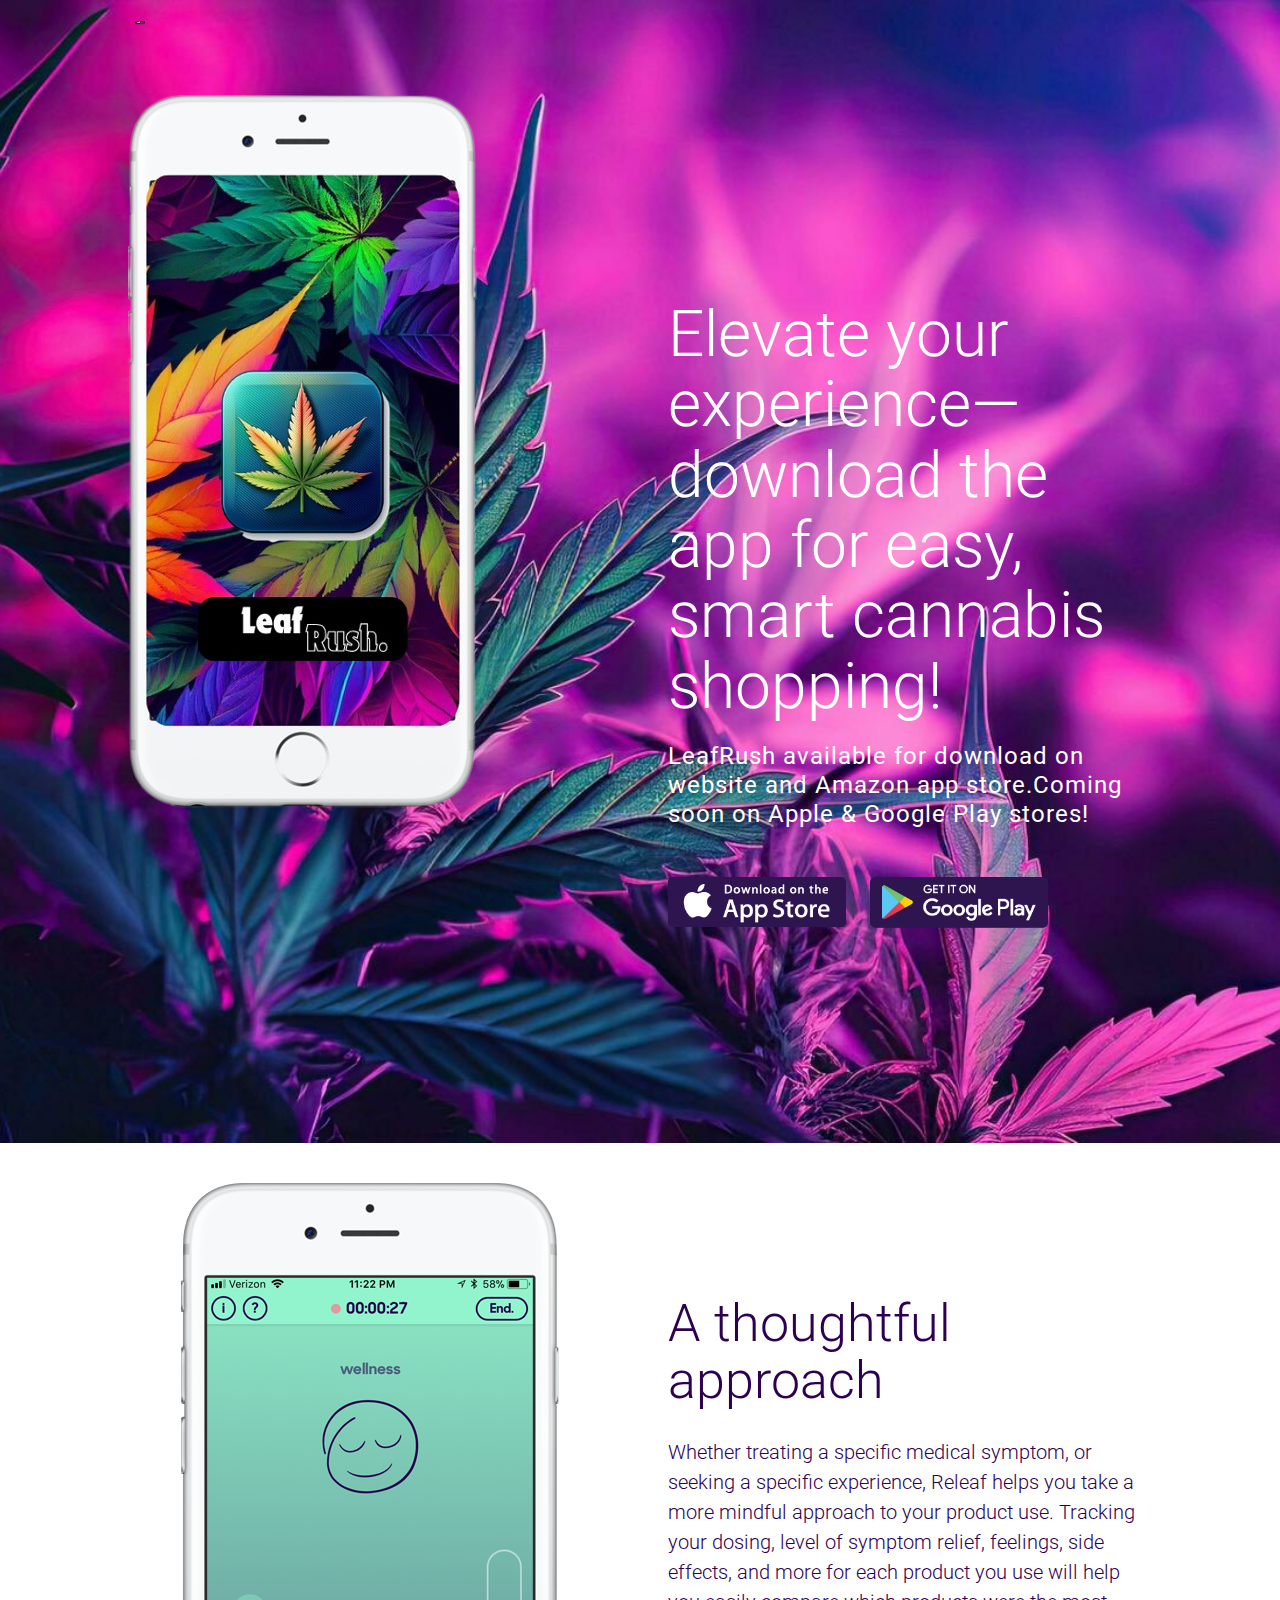
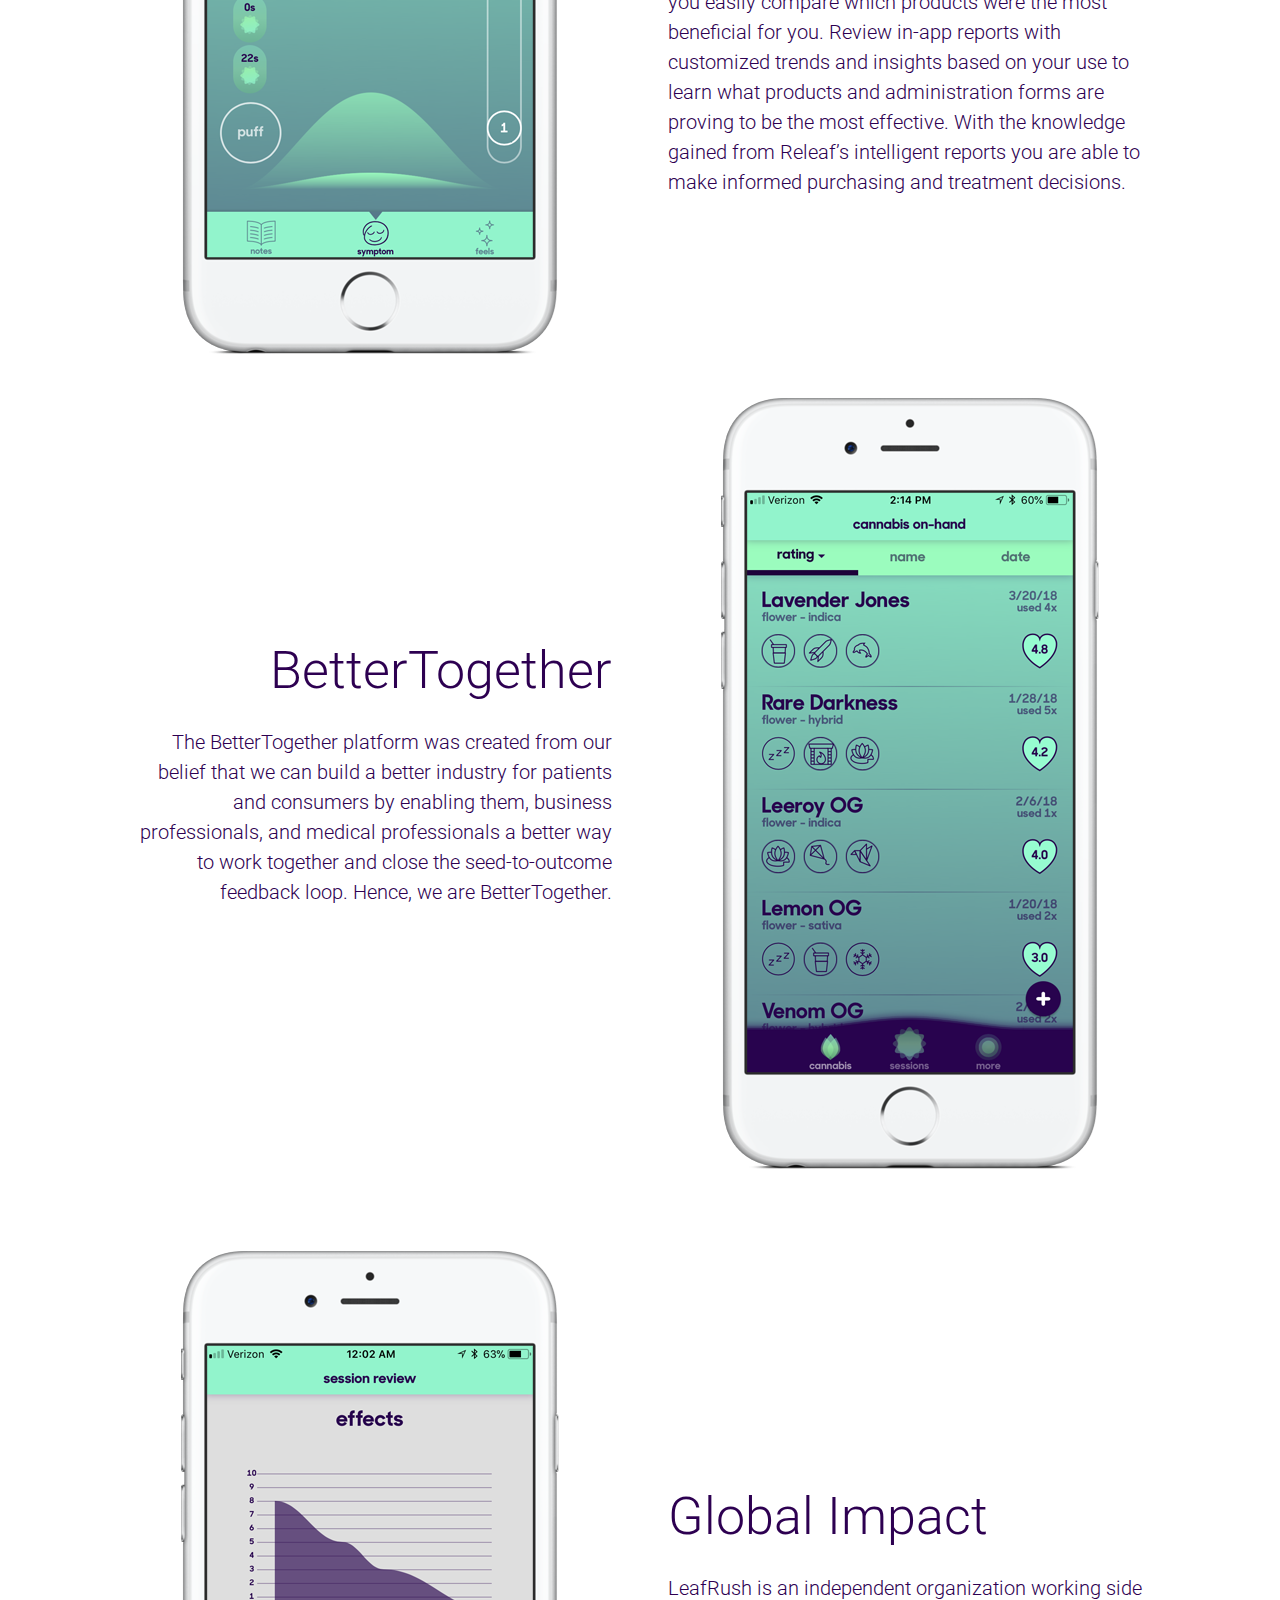
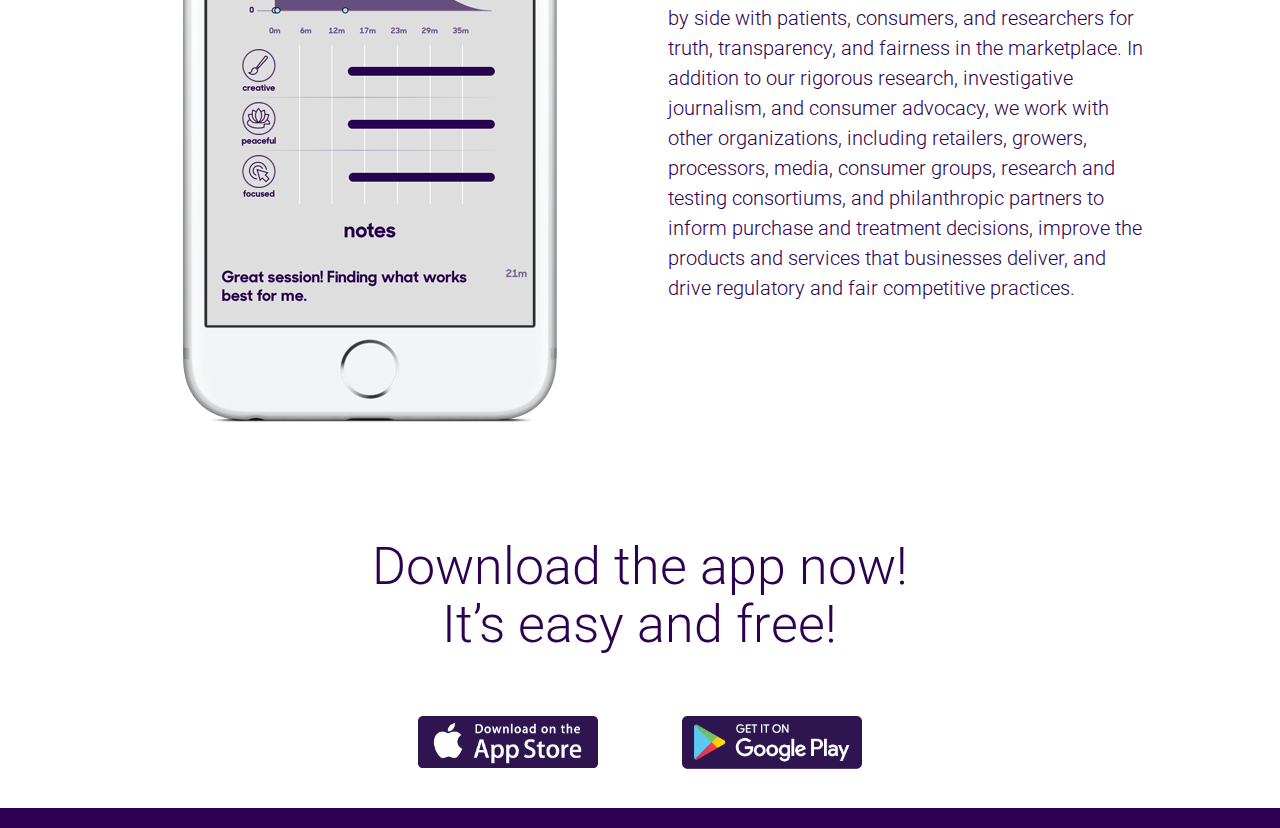
<file: index.html>
<!DOCTYPE html>
<html lang="en-US">

<head>
	<meta charset="UTF-8">
	<meta http-equiv="X-UA-Compatible" content="IE=edge">
	<link rel="pingback" href="https://releafapp.com/xmlrpc.php">

	<script type="text/javascript">
		document.documentElement.className = 'js';
	</script>

	<script>var et_site_url = 'https://hacksmiths-mellxell.github.io/bluntApp/'; var et_post_id = '27992'; function et_core_page_resource_fallback(a, b) { "undefined" === typeof b && (b = a.sheet.cssRules && 0 === a.sheet.cssRules.length); b && (a.onerror = null, a.onload = null, a.href ? a.href = et_site_url + "/?et_core_page_resource=" + a.id + et_post_id : a.src && (a.src = et_site_url + "/?et_core_page_resource=" + a.id + et_post_id)) }
	</script>
	<title>LeafRush &amp; Research</title>

	<!-- This site is optimized with the Yoast SEO plugin v11.8 - https://yoast.com/wordpress/plugins/seo/ -->
	<meta name="description" content="LeafRush">
	<link rel="canonical" href="https://hacksmiths-mellxell.github.io/bluntApp/">
	<meta property="og:locale" content="en_US">
	<meta property="og:type" content="website">
	<meta property="og:title" content="LeafRush">
	<meta property="og:description" content="LeafRush">
	<meta property="og:url" content="https://hacksmiths-mellxell.github.io/bluntApp/">
	<meta property="og:site_name" content="LeafRush">
	<script type="application/ld+json"
		class="yoast-schema-graph yoast-schema-graph--main">{"@context":"https://schema.org","@graph":[{"@type":"WebSite","@id":"https://releafapp.com/#website","url":"https://releafapp.com/","name":"LeafRush","potentialAction":{"@type":"SearchAction","target":"https://releafapp.com/?s={search_term_string}","query-input":"required name=search_term_string"}},{"@type":"ImageObject","@id":"https://releafapp.com/#primaryimage","url":"https://releafapp.com/wp-content/uploads/2018/04/releaf-appstore-badge-apple.png","width":280,"height":80,"caption":"Download LeafRushle App Store"},{"@type":"WebPage","@id":"https://releafapp.com/#webpage","url":"https://releafapp.com/","inLanguage":"en-US","name":"LeafRush | Cannabis Treatment Tracking &amp; Research","isPartOf":{"@id":"https://releafapp.com/#website"},"primaryImageOfPage":{"@id":"https://releafapp.com/#primaryimage"},"datePublished":"2018-03-13T05:50:51+00:00","dateModified":"2020-09-11T23:19:16+00:00","description":"LeafRush helps you track & learn which types of cannabis, dosing, and ingestion methods work best for you. Share your reports with doctors and/or dispensaries to discuss your treatment and identify your best options. Happy tracking!"}]}</script>
	<!-- / Yoast SEO plugin. -->

	<link rel="dns-prefetch" href="//fonts.googleapis.com">
	<link rel="dns-prefetch" href="//s.w.org">
	<link rel="alternate" type="application/rss+xml" title="LeafRush » Feed" href="https://releafapp.com/feed/">
	<link rel="alternate" type="application/rss+xml" title="LeafRush » Comments Feed"
		href="https://releafapp.com/comments/feed/">
	<script type="text/javascript">
		window._wpemojiSettings = { "baseUrl": "https:\/\/s.w.org\/images\/core\/emoji\/12.0.0-1\/72x72\/", "ext": ".png", "svgUrl": "https:\/\/s.w.org\/images\/core\/emoji\/12.0.0-1\/svg\/", "svgExt": ".svg", "source": { "concatemoji": "https:\/\/releafapp.com\/wp-includes\/js\/wp-emoji-release.min.js?ver=5.2.21" } };
		!function (e, a, t) { var n, r, o, i = a.createElement("canvas"), p = i.getContext && i.getContext("2d"); function s(e, t) { var a = String.fromCharCode; p.clearRect(0, 0, i.width, i.height), p.fillText(a.apply(this, e), 0, 0); e = i.toDataURL(); return p.clearRect(0, 0, i.width, i.height), p.fillText(a.apply(this, t), 0, 0), e === i.toDataURL() } function c(e) { var t = a.createElement("script"); t.src = e, t.defer = t.type = "text/javascript", a.getElementsByTagName("head")[0].appendChild(t) } for (o = Array("flag", "emoji"), t.supports = { everything: !0, everythingExceptFlag: !0 }, r = 0; r < o.length; r++)t.supports[o[r]] = function (e) { if (!p || !p.fillText) return !1; switch (p.textBaseline = "top", p.font = "600 32px Arial", e) { case "flag": return s([55356, 56826, 55356, 56819], [55356, 56826, 8203, 55356, 56819]) ? !1 : !s([55356, 57332, 56128, 56423, 56128, 56418, 56128, 56421, 56128, 56430, 56128, 56423, 56128, 56447], [55356, 57332, 8203, 56128, 56423, 8203, 56128, 56418, 8203, 56128, 56421, 8203, 56128, 56430, 8203, 56128, 56423, 8203, 56128, 56447]); case "emoji": return !s([55357, 56424, 55356, 57342, 8205, 55358, 56605, 8205, 55357, 56424, 55356, 57340], [55357, 56424, 55356, 57342, 8203, 55358, 56605, 8203, 55357, 56424, 55356, 57340]) }return !1 }(o[r]), t.supports.everything = t.supports.everything && t.supports[o[r]], "flag" !== o[r] && (t.supports.everythingExceptFlag = t.supports.everythingExceptFlag && t.supports[o[r]]); t.supports.everythingExceptFlag = t.supports.everythingExceptFlag && !t.supports.flag, t.DOMReady = !1, t.readyCallback = function () { t.DOMReady = !0 }, t.supports.everything || (n = function () { t.readyCallback() }, a.addEventListener ? (a.addEventListener("DOMContentLoaded", n, !1), e.addEventListener("load", n, !1)) : (e.attachEvent("onload", n), a.attachEvent("onreadystatechange", function () { "complete" === a.readyState && t.readyCallback() })), (n = t.source || {}).concatemoji ? c(n.concatemoji) : n.wpemoji && n.twemoji && (c(n.twemoji), c(n.wpemoji))) }(window, document, window._wpemojiSettings);
	</script>
	<meta content="Divi v.3.20.2" name="generator">
	<style type="text/css">
		img.wp-smiley,
		img.emoji {
			display: inline !important;
			border: none !important;
			box-shadow: none !important;
			height: 1em !important;
			width: 1em !important;
			margin: 0 .07em !important;
			vertical-align: -0.1em !important;
			background: none !important;
			padding: 0 !important;
		}
	</style>
	<link rel="stylesheet" id="wp-block-library-css"
		href="wp-includes/css/dist/block-library/style.min_ver%3D5.2.21.css" type="text/css" media="all">
	<link rel="stylesheet" id="cookie-notice-front-css"
		href="wp-content/plugins/cookie-notice/css/front.min_ver%3D5.2.21.css" type="text/css" media="all">
	<link rel="stylesheet" id="olark-wp-css"
		href="wp-content/plugins/olark-live-chat/public/css/olark-wp-public_ver%3D1.0.0.css" type="text/css"
		media="all">
	<link rel="stylesheet" id="simple-banner-style-css"
		href="wp-content/plugins/simple-banner/simple-banner_ver%3D2.11.0.css" type="text/css" media="all">
	<link rel="stylesheet" id="et_monarch-css-css" href="wp-content/plugins/monarch/css/style_ver%3D1.4.12.css"
		type="text/css" media="all">
	<link rel="stylesheet" id="et-gf-open-sans-css" href="https://fonts.googleapis.com/css?family=Open+Sans:400,700"
		type="text/css" media="all">
	<link rel="stylesheet" id="divi-style-css" href="wp-content/themes/Divi/style_ver%3D3.20.2.css" type="text/css"
		media="all">
	<link rel="stylesheet" id="et-builder-googlefonts-cached-css"
		href="https://fonts.googleapis.com/css?family=Roboto%3A100%2C100italic%2C300%2C300italic%2Cregular%2Citalic%2C500%2C500italic%2C700%2C700italic%2C900%2C900italic%7CRaleway%3A100%2C100italic%2C200%2C200italic%2C300%2C300italic%2Cregular%2Citalic%2C500%2C500italic%2C600%2C600italic%2C700%2C700italic%2C800%2C800italic%2C900%2C900italic%7CSource+Sans+Pro%3A200%2C200italic%2C300%2C300italic%2Cregular%2Citalic%2C600%2C600italic%2C700%2C700italic%2C900%2C900italic&amp;ver=5.2.21#038;subset=latin,latin-ext"
		type="text/css" media="all">
	<link rel="stylesheet" id="dashicons-css" href="wp-includes/css/dashicons.min_ver%3D5.2.21.css" type="text/css"
		media="all">
	<script type="text/javascript" src="wp-includes/js/jquery/jquery_ver%3D1.12.4-wp.js"></script>
	<script type="text/javascript" src="wp-includes/js/jquery/jquery-migrate.min_ver%3D1.4.1.js"></script>
	<script type="text/javascript">
		/* <![CDATA[ */
		var olark_vars = { "site_ID": "4484-814-10-1109", "expand": "0", "float": "0", "override_lang": "0", "lang": "", "api": "", "mobile": "1", "woocommerce": "", "woocommerce_version": null, "enable_cartsaver": "0" };
		/* ]]> */
	</script>
	<script type="text/javascript"
		src="wp-content/plugins/olark-live-chat/public/js/olark-wp-public_ver%3D1.0.0.js"></script>
	<script type="text/javascript">
		/* <![CDATA[ */
		var cnArgs = { "ajaxUrl": "https:\/\/releafapp.com\/wp-admin\/admin-ajax.php", "nonce": "7c6e056624", "hideEffect": "fade", "position": "bottom", "onScroll": "0", "onScrollOffset": "100", "onClick": "0", "cookieName": "cookie_notice_accepted", "cookieTime": "2147483647", "cookieTimeRejected": "2592000", "cookiePath": "\/", "cookieDomain": "", "redirection": "0", "cache": "0", "refuse": "0", "revokeCookies": "0", "revokeCookiesOpt": "automatic", "secure": "1", "coronabarActive": "0" };
		/* ]]> */
	</script>
	<script type="text/javascript" src="wp-content/plugins/cookie-notice/js/front.min_ver%3D1.3.2.js"></script>
	<script type="text/javascript">
		/* <![CDATA[ */
		var simpleBannerScriptParams = { "version": "2.11.0", "hide_simple_banner": "yes", "simple_banner_position": "", "header_margin": "", "header_padding": "", "simple_banner_text": "California residents, exclusive research opportunity. <a href=\"https:\/\/releaf.at\/umpain\" target=\"_blank\">Learn more.<\/a>", "pro_version_enabled": "1", "disabled_on_current_page": "", "debug_mode": "", "id": "27992", "disabled_pages_array": [], "is_current_page_a_post": "", "disabled_on_posts": "", "simple_banner_font_size": "", "simple_banner_color": "#4e8290", "simple_banner_text_color": "", "simple_banner_link_color": "#2d0051", "simple_banner_close_color": "", "simple_banner_custom_css": "", "simple_banner_scrolling_custom_css": "", "simple_banner_text_custom_css": "", "simple_banner_button_css": "", "site_custom_css": "#main-header {\r\n   margin-top: 43px;\r\n}", "keep_site_custom_css": "", "site_custom_js": "", "keep_site_custom_js": "", "wp_body_open_enabled": "", "wp_body_open": "1", "close_button_enabled": "", "close_button_expiration": "", "close_button_cookie_set": "" };
		/* ]]> */
	</script>
	<script type="text/javascript" src="wp-content/plugins/simple-banner/simple-banner_ver%3D2.11.0.js"></script>
	<link rel="https://api.w.org/" href="https://releafapp.com/wp-json/">
	<link rel="EditURI" type="application/rsd+xml" title="RSD" href="https://releafapp.com/xmlrpc.php?rsd">
	<link rel="wlwmanifest" type="application/wlwmanifest+xml" href="https://releafapp.com/wp-includes/wlwmanifest.xml">
	<meta name="generator" content="WordPress 5.2.21">
	<link rel="shortlink" href="https://releafapp.com/">
	<link rel="alternate" type="application/json+oembed"
		href="https://releafapp.com/wp-json/oembed/1.0/embed?url=https%3A%2F%2Freleafapp.com%2F">
	<link rel="alternate" type="text/xml+oembed"
		href="https://releafapp.com/wp-json/oembed/1.0/embed?url=https%3A%2F%2Freleafapp.com%2F&amp;format=xml">
	<style type="text/css">
		.simple-banner {
			display: none;
		}
	</style>
	<style type="text/css">
		.simple-banner {
			background: #4e8290;
		}
	</style>
	<style type="text/css">
		.simple-banner .simple-banner-text {
			color: #ffffff;
		}
	</style>
	<style type="text/css">
		.simple-banner .simple-banner-text a {
			color: #2d0051;
		}
	</style>
	<style id="simple-banner-site-custom-css-dummy" type="text/css"></style>
	<script id="simple-banner-site-custom-js-dummy" type="text/javascript"></script>
	<style type="text/css" id="et-social-custom-css">

	</style>
	<meta name="viewport" content="width=device-width, initial-scale=1.0, maximum-scale=1.0, user-scalable=0">
	<!-- Global site tag (gtag.js) - Google Analytics -->
	<script async="" src="https://www.googletagmanager.com/gtag/js?id=UA-76953962-1"></script>
	<script>
		window.dataLayer = window.dataLayer || [];
		function gtag() { dataLayer.push(arguments); }
		gtag('js', new Date());

		gtag('config', 'UA-76953962-1');
	</script>
	<link rel="icon" href="wp-content/uploads/2018/05/cropped-Releaf_AppIcon-1-32x32.png" sizes="32x32">
	<link rel="icon" href="wp-content/uploads/2018/05/cropped-Releaf_AppIcon-1-192x192.png" sizes="192x192">
	<link rel="apple-touch-icon-precomposed" href="wp-content/uploads/2018/05/cropped-Releaf_AppIcon-1-180x180.png">
	<meta name="msapplication-TileImage"
		content="https://releafapp.com/wp-content/uploads/2018/05/cropped-Releaf_AppIcon-1-270x270.png">
	<link rel="stylesheet" id="et-core-unified-cached-inline-styles"
		href="wp-content/cache/et/27992/et-core-unified-17271198217937.min.css"
		onerror="et_core_page_resource_fallback(this, true)" onload="et_core_page_resource_fallback(this)">
</head>

<body
	class="home page-template-default page page-id-27992 cookies-not-set et_bloom et_monarch et_pb_button_helper_class et_transparent_nav et_non_fixed_nav et_show_nav et_hide_fixed_logo et_cover_background et_pb_gutter osx et_pb_gutters3 et_primary_nav_dropdown_animation_expand et_secondary_nav_dropdown_animation_fade et_pb_footer_columns4 et_header_style_left et_pb_pagebuilder_layout et_full_width_page et_divi_theme et-db et_minified_js et_minified_css">
	<div id="page-container">



		<header id="main-header" data-height-onload="89">
			<div class="container clearfix et_menu_container">
				<div class="logo_container">
					<span class="logo_helper"></span>
					<a href="https://hacksmiths-mellxell.github.io/bluntApp/">
						<img src="wp-content/uploads/2018/10/Releaf_logo-type-white-lrg.png" alt="LeafRush" id="logo"
							data-height-percentage="71">
					</a>
				</div>
				<div id="et-top-navigation" data-height="89" data-fixed-height="43">

				</div> <!-- #et-top-navigation -->
			</div> <!-- .container -->
			<div class="et_search_outer">
				<div class="container et_search_form_container">
					<form role="search" method="get" class="et-search-form"
						action="https://hacksmiths-mellxell.github.io/bluntApp/">
						<input type="search" class="et-search-field" placeholder="Search …" value="" name="s"
							title="Search for:">
					</form>
					<span class="et_close_search_field"></span>
				</div>
			</div>
		</header> <!-- #main-header -->
		<div id="et-main-area">

			<div id="main-content">



				<article id="post-27992" class="post-27992 page type-page status-publish hentry">


					<div class="entry-content">
						<div id="et-boc" class="et-boc">

							<div class="et_builder_inner_content et_pb_gutters3">
								<div class="et_pb_section et_pb_section_0 et_pb_with_background et_section_regular">




									<div class="et_pb_row et_pb_row_0">
										<div
											class="et_pb_column et_pb_column_1_2 et_pb_column_0    et_pb_css_mix_blend_mode_passthrough">


											<div
												class="et_pb_module et_pb_image et_pb_image_0 et_always_center_on_mobile">


												<span class="et_pb_image_wrap "><img
														src="wp-content/uploads/2018/04/iPhone_Splash_Header.png"
														alt=""></span>
											</div>
										</div> <!-- .et_pb_column -->
										<div
											class="et_pb_column et_pb_column_1_2 et_pb_column_1    et_pb_css_mix_blend_mode_passthrough">


											<div
												class="et_pb_module et_pb_text et_pb_text_0 et_pb_bg_layout_light  et_pb_text_align_left">


												<div class="et_pb_text_inner">
													<p>Elevate your experience—download the app for easy, smart cannabis
														shopping!</p>
												</div>
											</div> <!-- .et_pb_text -->
											<div
												class="et_pb_module et_pb_text et_pb_text_1 et_pb_bg_layout_dark  et_pb_text_align_left">


												<div class="et_pb_text_inner">
													<p><span style="font-family: Roboto; font-weight: normal;">LeafRush
															available
															for download on website and Amazon app store.Coming soon on
															Apple & Google Play stores!</span></p>
												</div>
											</div> <!-- .et_pb_text -->
											<div
												class="et_pb_module et_pb_text et_pb_text_2 et_pb_bg_layout_light  et_pb_text_align_left">


												<div class="et_pb_text_inner">
													<a href="https://itunes.apple.com/us/app/releaf-app-cannabis-tracking/id1108402819?mt=8"
														target="_blank" rel="noopener noreferrer"><img
															class="size-full wp-image-25761"
															style="float: left; margin-right: 24px; margin-bottom:10px;"
															src="wp-content/uploads/2018/04/releaf-appstore-badge-apple.png"
															alt="02" width="178" height="60"></a><a
														href="https://play.google.com/store/apps/details?id=com.releafapp.releaf&amp;hl=en-ca"
														target="_blank" rel="noopener noreferrer"
														style="margin-top:10px;"><img class="size-full wp-image-25761"
															src="wp-content/uploads/2018/04/releaf-appstore-badge-android.png"
															alt="02" width="178" height="60"></a>
												</div>
											</div> <!-- .et_pb_text -->
										</div> <!-- .et_pb_column -->


									</div> <!-- .et_pb_row -->


								</div> <!-- .et_pb_section -->


							</div> <!-- .et_pb_section -->
							<div class="et_pb_section et_pb_section_2 et_section_regular">




								<div class="et_pb_row et_pb_row_3 et_pb_gutters3">
									<div
										class="et_pb_column et_pb_column_1_2 et_pb_column_4    et_pb_css_mix_blend_mode_passthrough">


										<div class="et_pb_module et_pb_image et_pb_image_1 et_always_center_on_mobile">


											<span class="et_pb_image_wrap "><img
													src="wp-content/uploads/2018/04/Releaf_Home_Tracking.png"
													alt=""></span>
										</div>
									</div> <!-- .et_pb_column -->
									<div
										class="et_pb_column et_pb_column_1_2 et_pb_column_5    et_pb_css_mix_blend_mode_passthrough">


										<div
											class="et_pb_module et_pb_text et_pb_text_5 et_pb_bg_layout_light  et_pb_text_align_left">


											<div class="et_pb_text_inner">
												<p>A thoughtful approach</p>
											</div>
										</div> <!-- .et_pb_text -->
										<div
											class="et_pb_module et_pb_text et_pb_text_6 et_pb_bg_layout_light  et_pb_text_align_right">


											<div class="et_pb_text_inner">
												<p style="text-align: left;">Whether treating a specific medical
													symptom, or seeking a specific experience, Releaf helps you take
													a more mindful approach to your product use. Tracking your
													dosing, level of symptom relief, feelings, side effects, and
													more for each product you use will help you easily compare which
													products were the most beneficial for you. Review in-app reports
													with customized trends and insights based on your use to learn
													what products and administration forms are proving to be the
													most effective. With the knowledge gained from Releaf’s
													intelligent reports you are able to make informed purchasing and
													treatment decisions.</p>
											</div>
										</div> <!-- .et_pb_text -->
									</div> <!-- .et_pb_column -->


								</div> <!-- .et_pb_row -->


							</div> <!-- .et_pb_section -->
							<div class="et_pb_section et_pb_section_3 et_section_regular">




								<div class="et_pb_row et_pb_row_4 et_pb_gutters3">
									<div
										class="et_pb_column et_pb_column_1_2 et_pb_column_6    et_pb_css_mix_blend_mode_passthrough">


										<div
											class="et_pb_module et_pb_text et_pb_text_7 et_pb_bg_layout_light  et_pb_text_align_right">


											<div class="et_pb_text_inner">
												<p>
													BetterTogether</p>
											</div>
										</div> <!-- .et_pb_text -->
										<div
											class="et_pb_module et_pb_text et_pb_text_8 et_pb_bg_layout_light  et_pb_text_align_right">


											<div class="et_pb_text_inner">
												<p>
													The BetterTogether platform was created from our belief that we
													can build a better industry for patients and consumers by
													enabling them, business professionals, and medical professionals
													a better way to work together and close the seed-to-outcome
													feedback loop. Hence, we are BetterTogether.</p>
											</div>
										</div> <!-- .et_pb_text -->
									</div> <!-- .et_pb_column -->
									<div
										class="et_pb_column et_pb_column_1_2 et_pb_column_7    et_pb_css_mix_blend_mode_passthrough">


										<div class="et_pb_module et_pb_image et_pb_image_2 et_always_center_on_mobile">


											<span class="et_pb_image_wrap "><img
													src="wp-content/uploads/2018/05/Releaf_Home_Cannabis_Rating.png"
													alt=""></span>
										</div>
									</div> <!-- .et_pb_column -->


								</div> <!-- .et_pb_row -->


							</div> <!-- .et_pb_section -->
							<div class="et_pb_section et_pb_section_4 et_section_regular">




								<div class="et_pb_row et_pb_row_5 et_pb_gutters3">
									<div
										class="et_pb_column et_pb_column_1_2 et_pb_column_8    et_pb_css_mix_blend_mode_passthrough">


										<div class="et_pb_module et_pb_image et_pb_image_3 et_always_center_on_mobile">


											<span class="et_pb_image_wrap "><img
													src="wp-content/uploads/2018/04/Releaf-Session-Reporting.png"
													alt=""></span>
										</div>
									</div> <!-- .et_pb_column -->
									<div
										class="et_pb_column et_pb_column_1_2 et_pb_column_9    et_pb_css_mix_blend_mode_passthrough">


										<div
											class="et_pb_module et_pb_text et_pb_text_9 et_pb_bg_layout_light  et_pb_text_align_left">


											<div class="et_pb_text_inner">
												<p>
													Global Impact</p>
											</div>
										</div> <!-- .et_pb_text -->
										<div
											class="et_pb_module et_pb_text et_pb_text_10 et_pb_bg_layout_light  et_pb_text_align_right">


											<div class="et_pb_text_inner">
												<p style="text-align: left;">LeafRush is an independent organization
													working side by side with patients, consumers, and researchers
													for truth, transparency, and fairness in the marketplace. In
													addition to our rigorous research, investigative journalism, and
													consumer advocacy, we work with other organizations, including
													retailers, growers, processors, media, consumer groups, research
													and testing consortiums, and philanthropic partners to inform
													purchase and treatment decisions, improve the products and
													services that businesses deliver, and drive regulatory and fair
													competitive practices. </p>
											</div>
										</div> <!-- .et_pb_text -->
									</div> <!-- .et_pb_column -->


								</div> <!-- .et_pb_row -->


							</div> <!-- .et_pb_section -->

							<div class="et_pb_row et_pb_row_10">
								<div
									class="et_pb_column et_pb_column_4_4 et_pb_column_14    et_pb_css_mix_blend_mode_passthrough et-last-child">


									<div
										class="et_pb_module et_pb_text et_pb_text_13 et_pb_bg_layout_light  et_pb_text_align_center">


										<div class="et_pb_text_inner">
											Download the app now!<br> It’s easy and free!
										</div>
									</div> <!-- .et_pb_text -->
								</div> <!-- .et_pb_column -->


							</div> <!-- .et_pb_row -->
							<div class="et_pb_row et_pb_row_11">
								<div
									class="et_pb_column et_pb_column_1_2 et_pb_column_15    et_pb_css_mix_blend_mode_passthrough">


									<div class="et_pb_module et_pb_image et_pb_image_5 et_always_center_on_mobile">


										<a href="https://hacksmiths-mellxell.github.io/bluntApp/" target="_blank"><span
												class="et_pb_image_wrap "><img
													src="wp-content/uploads/2018/04/releaf-appstore-badge-apple.png"
													alt=""></span></a>
									</div>
								</div> <!-- .et_pb_column -->
								<div
									class="et_pb_column et_pb_column_1_2 et_pb_column_16    et_pb_css_mix_blend_mode_passthrough">


									<div class="et_pb_module et_pb_image et_pb_image_6 et_always_center_on_mobile">


										<a href="https://hacksmiths-mellxell.github.io/bluntApp/" target="_blank"><span
												class="et_pb_image_wrap "><img
													src="wp-content/uploads/2018/04/releaf-appstore-badge-android.png"
													alt=""></span></a>
									</div>
								</div> <!-- .et_pb_column -->


							</div> <!-- .et_pb_row -->


						</div> <!-- .et_pb_section -->
						<!-- Were Ell stopped -->

					</div> <!-- .et_pb_section -->
			</div>

		</div>
	</div> <!-- .entry-content -->


	</article> <!-- .et_pb_post -->



	</div> <!-- #main-content -->


	<span class="et_pb_scroll_top et-pb-icon"></span>


	<footer id="main-footer">



		<div id="footer-bottom">
			<div class="container clearfix">
			</div> <!-- .container -->
		</div>
	</footer> <!-- #main-footer -->
	</div> <!-- #et-main-area -->


	</div> <!-- #page-container -->

	<div class="simple-banner simple-banner-text" style="display:none !important"></div>
	<div class="et_social_pin_images_outer">
		<div class="et_social_pinterest_window">
			<div class="et_social_modal_header">
				<h3>Pin It on Pinterest</h3><span class="et_social_close"></span>
			</div>
			<div class="et_social_pin_images" data-permalink="https://releafapp.com/" data-title="Home"
				data-post_id="27992"></div>
		</div>
	</div>
	<script type="text/javascript">
	</script>
	<script type="text/javascript" src="wp-content/plugins/monarch/js/idle-timer.min_ver%3D1.4.12.js"></script>
	<script type="text/javascript">
		/* <![CDATA[ */
		var monarchSettings = { "ajaxurl": "https:\/\/releafapp.com\/wp-admin\/admin-ajax.php", "pageurl": "https:\/\/releafapp.com\/", "stats_nonce": "724411e0a2", "share_counts": "2eeeb0924c", "follow_counts": "df90a30ad9", "total_counts": "8ad14888ee", "media_single": "8991ef5466", "media_total": "d0279b39d6", "generate_all_window_nonce": "adad4ddc8f", "no_img_message": "No images available for sharing on this page" };
		/* ]]> */
	</script>
	<script type="text/javascript" src="wp-content/plugins/monarch/js/custom_ver%3D1.4.12.js"></script>
	<script type="text/javascript">
		/* <![CDATA[ */
		var DIVI = { "item_count": "%d Item", "items_count": "%d Items" };
		var et_shortcodes_strings = { "previous": "Previous", "next": "Next" };
		var et_pb_custom = { "ajaxurl": "https:\/\/releafapp.com\/wp-admin\/admin-ajax.php", "images_uri": "https:\/\/releafapp.com\/wp-content\/themes\/Divi\/images", "builder_images_uri": "https:\/\/releafapp.com\/wp-content\/themes\/Divi\/includes\/builder\/images", "et_frontend_nonce": "011e849a00", "subscription_failed": "Please, check the fields below to make sure you entered the correct information.", "et_ab_log_nonce": "bb956d983d", "fill_message": "Please, fill in the following fields:", "contact_error_message": "Please, fix the following errors:", "invalid": "Invalid email", "captcha": "Captcha", "prev": "Prev", "previous": "Previous", "next": "Next", "wrong_captcha": "You entered the wrong number in captcha.", "ignore_waypoints": "no", "is_divi_theme_used": "1", "widget_search_selector": ".widget_search", "is_ab_testing_active": "", "page_id": "27992", "unique_test_id": "", "ab_bounce_rate": "5", "is_cache_plugin_active": "no", "is_shortcode_tracking": "", "tinymce_uri": "" };
		var et_pb_box_shadow_elements = [];
		/* ]]> */
	</script>
	<script type="text/javascript" src="wp-content/themes/Divi/js/custom.min_ver%3D3.20.2.js"></script>
	<script type="text/javascript" src="wp-content/plugins/bloom/core/admin/js/common_ver%3D3.20.2.js"></script>
	<script type="text/javascript" src="wp-includes/js/wp-embed.min_ver%3D5.2.21.js"></script>

</body>

</html>
</file>
<file: wp-content/cache/et/27992/et-core-unified-17271198217937.min.css>
.woocommerce #respond input#submit,.woocommerce-page #respond input#submit,.woocommerce #content input.button,.woocommerce-page #content input.button,.woocommerce-message,.woocommerce-error,.woocommerce-info{background:#4e8290!important}#et_search_icon:hover,.mobile_menu_bar:before,.mobile_menu_bar:after,.et_toggle_slide_menu:after,.et-social-icon a:hover,.et_pb_sum,.et_pb_pricing li a,.et_pb_pricing_table_button,.et_overlay:before,.entry-summary p.price ins,.woocommerce div.product span.price,.woocommerce-page div.product span.price,.woocommerce #content div.product span.price,.woocommerce-page #content div.product span.price,.woocommerce div.product p.price,.woocommerce-page div.product p.price,.woocommerce #content div.product p.price,.woocommerce-page #content div.product p.price,.et_pb_member_social_links a:hover,.woocommerce .star-rating span:before,.woocommerce-page .star-rating span:before,.et_pb_widget li a:hover,.et_pb_filterable_portfolio .et_pb_portfolio_filters li a.active,.et_pb_filterable_portfolio .et_pb_portofolio_pagination ul li a.active,.et_pb_gallery .et_pb_gallery_pagination ul li a.active,.wp-pagenavi span.current,.wp-pagenavi a:hover,.nav-single a,.posted_in a{color:#4e8290}.et_pb_contact_submit,.et_password_protected_form .et_submit_button,.et_pb_bg_layout_light .et_pb_newsletter_button,.comment-reply-link,.form-submit .et_pb_button,.et_pb_bg_layout_light .et_pb_promo_button,.et_pb_bg_layout_light .et_pb_more_button,.woocommerce a.button.alt,.woocommerce-page a.button.alt,.woocommerce button.button.alt,.woocommerce-page button.button.alt,.woocommerce input.button.alt,.woocommerce-page input.button.alt,.woocommerce #respond input#submit.alt,.woocommerce-page #respond input#submit.alt,.woocommerce #content input.button.alt,.woocommerce-page #content input.button.alt,.woocommerce a.button,.woocommerce-page a.button,.woocommerce button.button,.woocommerce-page button.button,.woocommerce input.button,.woocommerce-page input.button,.et_pb_contact p input[type="checkbox"]:checked+label i:before,.et_pb_bg_layout_light.et_pb_module.et_pb_button{color:#4e8290}.footer-widget h4{color:#4e8290}.et-search-form,.nav li ul,.et_mobile_menu,.footer-widget li:before,.et_pb_pricing li:before,blockquote{border-color:#4e8290}.et_pb_counter_amount,.et_pb_featured_table .et_pb_pricing_heading,.et_quote_content,.et_link_content,.et_audio_content,.et_pb_post_slider.et_pb_bg_layout_dark,.et_slide_in_menu_container,.et_pb_contact p input[type="radio"]:checked+label i:before{background-color:#4e8290}a{color:#4e8290}#main-header,#main-header .nav li ul,.et-search-form,#main-header .et_mobile_menu{background-color:rgba(255,255,255,0)}#main-header .nav li ul{background-color:rgba(45,0,81,0.78)}#top-header,#et-secondary-nav li ul{background-color:#4e8290}.et_header_style_centered .mobile_nav .select_page,.et_header_style_split .mobile_nav .select_page,.et_nav_text_color_light #top-menu>li>a,.et_nav_text_color_dark #top-menu>li>a,#top-menu a,.et_mobile_menu li a,.et_nav_text_color_light .et_mobile_menu li a,.et_nav_text_color_dark .et_mobile_menu li a,#et_search_icon:before,.et_search_form_container input,span.et_close_search_field:after,#et-top-navigation .et-cart-info{color:#ffffff}.et_search_form_container input::-moz-placeholder{color:#ffffff}.et_search_form_container input::-webkit-input-placeholder{color:#ffffff}.et_search_form_container input:-ms-input-placeholder{color:#ffffff}#top-menu li a{font-size:17px}body.et_vertical_nav .container.et_search_form_container .et-search-form input{font-size:17px!important}#top-menu li a,.et_search_form_container input{font-weight:bold;font-style:normal;text-transform:none;text-decoration:none;letter-spacing:1px}.et_search_form_container input::-moz-placeholder{font-weight:bold;font-style:normal;text-transform:none;text-decoration:none;letter-spacing:1px}.et_search_form_container input::-webkit-input-placeholder{font-weight:bold;font-style:normal;text-transform:none;text-decoration:none;letter-spacing:1px}.et_search_form_container input:-ms-input-placeholder{font-weight:bold;font-style:normal;text-transform:none;text-decoration:none;letter-spacing:1px}#top-menu li.current-menu-ancestor>a,#top-menu li.current-menu-item>a,.et_color_scheme_red #top-menu li.current-menu-ancestor>a,.et_color_scheme_red #top-menu li.current-menu-item>a,.et_color_scheme_pink #top-menu li.current-menu-ancestor>a,.et_color_scheme_pink #top-menu li.current-menu-item>a,.et_color_scheme_orange #top-menu li.current-menu-ancestor>a,.et_color_scheme_orange #top-menu li.current-menu-item>a,.et_color_scheme_green #top-menu li.current-menu-ancestor>a,.et_color_scheme_green #top-menu li.current-menu-item>a{color:#ffffff}#footer-widgets .footer-widget a,#footer-widgets .footer-widget li a,#footer-widgets .footer-widget li a:hover{color:#ffffff}.footer-widget{color:#ffffff}#main-footer .footer-widget h4{color:#4e8290}.footer-widget li:before{border-color:#4e8290}.footer-widget .et_pb_widget div,.footer-widget .et_pb_widget ul,.footer-widget .et_pb_widget ol,.footer-widget .et_pb_widget label{line-height:1.7em}#et-footer-nav .bottom-nav li.current-menu-item a{color:#4e8290}#footer-bottom{background-color:#2d0051}#main-header{box-shadow:none}.et-fixed-header#main-header{box-shadow:none!important}body .et_pb_button:hover,.woocommerce a.button.alt:hover,.woocommerce-page a.button.alt:hover,.woocommerce button.button.alt:hover,.woocommerce-page button.button.alt:hover,.woocommerce input.button.alt:hover,.woocommerce-page input.button.alt:hover,.woocommerce #respond input#submit.alt:hover,.woocommerce-page #respond input#submit.alt:hover,.woocommerce #content input.button.alt:hover,.woocommerce-page #content input.button.alt:hover,.woocommerce a.button:hover,.woocommerce-page a.button:hover,.woocommerce button.button:hover,.woocommerce-page button.button:hover,.woocommerce input.button:hover,.woocommerce-page input.button:hover,.woocommerce #respond input#submit:hover,.woocommerce-page #respond input#submit:hover,.woocommerce #content input.button:hover,.woocommerce-page #content input.button:hover{border-radius:0px}@media only screen and (min-width:981px){.et_header_style_left #et-top-navigation,.et_header_style_split #et-top-navigation{padding:45px 0 0 0}.et_header_style_left #et-top-navigation nav>ul>li>a,.et_header_style_split #et-top-navigation nav>ul>li>a{padding-bottom:45px}.et_header_style_split .centered-inline-logo-wrap{width:89px;margin:-89px 0}.et_header_style_split .centered-inline-logo-wrap #logo{max-height:89px}.et_pb_svg_logo.et_header_style_split .centered-inline-logo-wrap #logo{height:89px}.et_header_style_centered #top-menu>li>a{padding-bottom:16px}.et_header_style_slide #et-top-navigation,.et_header_style_fullscreen #et-top-navigation{padding:36px 0 36px 0!important}.et_header_style_centered #main-header .logo_container{height:89px}#logo{max-height:71%}.et_pb_svg_logo #logo{height:71%}.et_header_style_centered.et_hide_primary_logo #main-header:not(.et-fixed-header) .logo_container,.et_header_style_centered.et_hide_fixed_logo #main-header.et-fixed-header .logo_container{height:16.02px}.et_header_style_left .et-fixed-header #et-top-navigation,.et_header_style_split .et-fixed-header #et-top-navigation{padding:22px 0 0 0}.et_header_style_left .et-fixed-header #et-top-navigation nav>ul>li>a,.et_header_style_split .et-fixed-header #et-top-navigation nav>ul>li>a{padding-bottom:22px}.et_header_style_centered header#main-header.et-fixed-header .logo_container{height:43px}.et_header_style_split .et-fixed-header .centered-inline-logo-wrap{width:43px;margin:-43px 0}.et_header_style_split .et-fixed-header .centered-inline-logo-wrap #logo{max-height:43px}.et_pb_svg_logo.et_header_style_split .et-fixed-header .centered-inline-logo-wrap #logo{height:43px}.et_header_style_slide .et-fixed-header #et-top-navigation,.et_header_style_fullscreen .et-fixed-header #et-top-navigation{padding:13px 0 13px 0!important}.et-fixed-header#top-header,.et-fixed-header#top-header #et-secondary-nav li ul{background-color:#4e8290}.et-fixed-header #top-menu li a{font-size:14px}.et-fixed-header #top-menu a,.et-fixed-header #et_search_icon:before,.et-fixed-header #et_top_search .et-search-form input,.et-fixed-header .et_search_form_container input,.et-fixed-header .et_close_search_field:after,.et-fixed-header #et-top-navigation .et-cart-info{color:#ffffff!important}.et-fixed-header .et_search_form_container input::-moz-placeholder{color:#ffffff!important}.et-fixed-header .et_search_form_container input::-webkit-input-placeholder{color:#ffffff!important}.et-fixed-header .et_search_form_container input:-ms-input-placeholder{color:#ffffff!important}.et-fixed-header #top-menu li.current-menu-ancestor>a,.et-fixed-header #top-menu li.current-menu-item>a{color:#ffffff!important}}@media only screen and (min-width:1350px){.et_pb_row{padding:27px 0}.et_pb_section{padding:54px 0}.single.et_pb_pagebuilder_layout.et_full_width_page .et_post_meta_wrapper{padding-top:81px}.et_pb_fullwidth_section{padding:0}}@media only screen and (max-width:980px){#main-header,#main-header .nav li ul,.et-search-form,#main-header .et_mobile_menu{background-color:#2d0051}}	h1,h2,h3,h4,h5,h6{font-family:'Roboto',Helvetica,Arial,Lucida,sans-serif}body,input,textarea,select{font-family:'Roboto',Helvetica,Arial,Lucida,sans-serif}#main-header,#et-top-navigation{font-family:'Raleway',Helvetica,Arial,Lucida,sans-serif}.et_pb_post{margin-bottom:-25px!important}.single .post{padding-bottom:0px}@media only screen and (max-width:980px){.single .post{padding-bottom:20px}}#logo{-webkit-transform:initial}div.et_pb_section.et_pb_section_0{background-image:url(../../../uploads/2018/04/Dispensary_Header.jpg)!important}.et_pb_slider_0.et_pb_slider{line-height:1.4em}.et_pb_row_11,.et_pb_pagebuilder_layout.single.et_full_width_page #page-container .et_pb_row_11{max-width:500px!important}.et_pb_text_13{font-family:'Roboto',Helvetica,Arial,Lucida,sans-serif;font-weight:100;font-size:52px;line-height:1.1em;margin-top:24px!important;margin-bottom:38px!important;font-weight:300}.et_pb_text_13 p{line-height:1.1em}.et_pb_text_13.et_pb_text{color:#2d0051!important}.et_pb_row_10.et_pb_row{padding-top:0;padding-bottom:0}.et_pb_image_4{text-align:center}.et_pb_text_12{font-family:'Roboto',Helvetica,Arial,Lucida,sans-serif;font-weight:300;font-size:20px}.et_pb_text_12.et_pb_text{color:#2d0051!important}.et_pb_section_6{padding-top:40px;padding-right:0px;padding-bottom:54px;padding-left:0px}.et_pb_slider_0.et_pb_slider .et-pb-controllers .et-pb-active-control{background-color:#FFFF00}.et_pb_slider_0 .et_pb_slide_description,.et_pb_slider_fullwidth_off.et_pb_slider_0 .et_pb_slide_description{padding-top:64px;padding-right:0px;padding-bottom:64px;padding-left:0px}.et_pb_slider_0.et_pb_slider .et_pb_slide_content{font-family:'Roboto',Helvetica,Arial,Lucida,sans-serif;font-weight:100;color:#ffffff!important;line-height:1.4em}.et_pb_slider_0.et_pb_slider .et_pb_slide_description .et_pb_slide_title{font-family:'Roboto',Helvetica,Arial,Lucida,sans-serif;font-weight:100;font-size:18px!important;line-height:1.4em}.et_pb_image_6{max-width:180px;text-align:center}.et_pb_slide_6{font-weight:400;background-color:rgba(255,255,255,0)}.et_pb_slide_5{font-weight:400;background-color:rgba(255,255,255,0)}.et_pb_slide_4{font-weight:400;background-color:rgba(255,255,255,0)}.et_pb_slide_3{font-weight:400;background-color:rgba(255,255,255,0)}.et_pb_slide_2{font-weight:400;background-color:rgba(255,255,255,0)}.et_pb_slide_1{font-weight:400;background-color:rgba(255,255,255,0)}.et_pb_slide_0{font-weight:400;background-color:rgba(255,255,255,0)}.et_pb_section_0{padding-top:0px;padding-bottom:1px}.et_pb_row_7,.et_pb_pagebuilder_layout.single.et_full_width_page #page-container .et_pb_row_7{max-width:730px!important}.et_pb_row_7.et_pb_row{padding-top:0px;padding-bottom:40px}.et_pb_text_11 h1{font-size:35px}.et_pb_text_11{font-family:'Roboto',Helvetica,Arial,Lucida,sans-serif;font-weight:100;font-size:52px;line-height:1.1em;max-width:80%;margin-top:24px!important;margin-bottom:0px!important;font-weight:300}.et_pb_text_11 p{line-height:1.1em}.et_pb_image_5{max-width:180px;text-align:center}.et_pb_section_7{padding-top:0px;padding-bottom:0px}.et_pb_divider_0:hover:before{border-top-width:px}.et_pb_text_18.et_pb_text{color:#ffffff!important}.et_pb_button_0{width:100%}body #page-container .et_pb_button_0:hover:after{color:}body.et_button_custom_icon #page-container .et_pb_button_0:after{font-size:18px}body #page-container .et_pb_button_0:after{font-size:1.6em}body #page-container .et_pb_button_0:hover{background:#00878e!important;border-color:#00728e!important}body #page-container .et_pb_button_0{color:#ffffff!important;border-color:#4e8290;border-radius:100px;font-size:18px;font-family:'Roboto',Helvetica,Arial,Lucida,sans-serif!important;background-color:#4e8290}ul.et_pb_social_media_follow_0 a.icon{border-radius:100% 100% 100% 100%}.et_pb_text_19{font-family:'Source Sans Pro',Helvetica,Arial,Lucida,sans-serif;font-weight:700;font-size:18px;line-height:1.4em;margin-bottom:8px!important}.et_pb_text_19 p{line-height:1.4em}.et_pb_text_19.et_pb_text{color:#ffffff!important}.et_pb_text_18{font-family:'Source Sans Pro',Helvetica,Arial,Lucida,sans-serif;font-size:18px;line-height:2.2em;padding-top:0px!important}.et_pb_text_18 p{line-height:2.2em}.et_pb_text_17{font-family:'Source Sans Pro',Helvetica,Arial,Lucida,sans-serif;font-weight:700;font-size:18px;line-height:1.4em;margin-bottom:8px!important}.et_pb_text_14{font-size:11px;max-width:400px}.et_pb_text_17 p{line-height:1.4em}.et_pb_text_17.et_pb_text{color:#ffffff!important}.et_pb_text_16{font-family:'Source Sans Pro',Helvetica,Arial,Lucida,sans-serif;font-size:18px;line-height:2.2em;padding-top:0px!important}.et_pb_text_16 p{line-height:2.2em}.et_pb_text_16.et_pb_text{color:#ffffff!important}.et_pb_text_15{font-family:'Source Sans Pro',Helvetica,Arial,Lucida,sans-serif;font-weight:700;font-size:18px;line-height:1.4em;margin-bottom:8px!important}.et_pb_text_15 p{line-height:1.4em}.et_pb_text_15.et_pb_text{color:#ffffff!important}.et_pb_image_7{max-width:75%;margin-left:0}.et_pb_row_13.et_pb_row{padding-top:50px;padding-bottom:50px}.et_pb_section_9.et_pb_section{background-color:#2d0051!important}.et_pb_section_9{padding-top:0px;padding-bottom:0px;margin-bottom:-85px}.et_pb_section_8{padding-top:0px;padding-bottom:0px;margin-bottom:-85px}.et_pb_text_11.et_pb_text{color:#ffffff!important}.et_pb_button_0,.et_pb_button_0:after{transition:all 300ms ease 0ms}.et_pb_divider_0{width:50px;margin-left:47%;margin-right:47%;height:19px}.et_pb_text_5 p{line-height:1.1em}.et_pb_text_4 p{line-height:1.5em}.et_pb_text_4{font-family:'Roboto',Helvetica,Arial,Lucida,sans-serif;font-weight:100;font-size:20px;line-height:1.5em;max-width:540px;margin-top:50px!important;margin-bottom:0px!important;font-weight:300}.et_pb_section_2{padding-top:40px;padding-bottom:3px}.et_pb_row_3.et_pb_row{padding-top:0px;padding-bottom:0}.et_pb_image_1{text-align:center}.et_pb_column_5{padding-top:6%;padding-bottom:6%}.et_pb_text_5.et_pb_text{color:#2d0051!important}.et_pb_text_5{font-family:'Roboto',Helvetica,Arial,Lucida,sans-serif;font-weight:100;font-size:52px;line-height:1.1em;max-width:440px;margin-top:50px!important;margin-bottom:0px!important;font-weight:300}.et_pb_text_3{font-family:'Roboto',Helvetica,Arial,Lucida,sans-serif;font-weight:100;font-size:52px;line-height:1.1em;max-width:80%;margin-top:24px!important;margin-bottom:0px!important;font-weight:300}.et_pb_text_6.et_pb_text{color:#2d0051!important}.et_pb_text_6 p{line-height:1.5em}.et_pb_text_6{font-family:'Roboto',Helvetica,Arial,Lucida,sans-serif;font-weight:100;font-size:20px;line-height:1.5em;margin-top:28px!important;margin-bottom:41px!important;font-weight:300}.et_pb_section_3{padding-top:40px;padding-bottom:1px}.et_pb_row_4.et_pb_row{padding-top:0px;padding-bottom:30px}.et_pb_column_6{padding-top:14%;padding-bottom:10%}.et_pb_text_7.et_pb_text{color:#2d0051!important}.et_pb_text_4.et_pb_text{color:#2D0051!important}.et_pb_text_3 p{line-height:1.1em}.et_pb_text_7{font-family:'Roboto',Helvetica,Arial,Lucida,sans-serif;font-weight:100;font-size:52px;line-height:1.1em;margin-top:100px!important;margin-bottom:0px!important;font-weight:300}.et_pb_text_1.et_pb_text{color:#ffffff!important}.et_pb_section_0.et_pb_section{background-color:#ede7f6!important}.et_pb_row_0.et_pb_row{padding-top:50px;padding-bottom:0}.et_pb_image_0{margin-left:0}.et_pb_column_1{padding-top:20%;padding-bottom:20%}.et_pb_text_0.et_pb_text{color:#ffffff!important}.et_pb_text_0 p{line-height:1.1em}.et_pb_text_0{font-family:'Roboto',Helvetica,Arial,Lucida,sans-serif;font-weight:100;font-size:64px;line-height:1.1em;max-width:98%;margin-top:0px!important;margin-bottom:0px!important;font-weight:300}.et_pb_text_1 p{line-height:1.2em}.et_pb_text_3.et_pb_text{color:#2D0051!important}.et_pb_text_1{font-family:'Roboto',Helvetica,Arial,Lucida,sans-serif;font-size:24px;letter-spacing:1px;line-height:1.2em;margin-top:20px!important;margin-bottom:0px!important;font-weight:300}.et_pb_text_2.et_pb_text{color:#673ab7!important}.et_pb_text_2 p{line-height:1.1em}.et_pb_text_2{font-family:'Roboto',Helvetica,Arial,Lucida,sans-serif;text-decoration:underline;font-size:16px;letter-spacing:1px;line-height:1.1em;margin-top:48px!important}.et_pb_section_1{padding-top:60px;padding-right:0px;padding-bottom:40px;padding-left:0px}.et_pb_section_1.et_pb_section{background-color:#ffffff!important}.et_pb_row_1.et_pb_row{padding-top:0}.et_pb_row_1,.et_pb_pagebuilder_layout.single.et_full_width_page #page-container .et_pb_row_1{max-width:1250px!important}.et_pb_row_6,.et_pb_pagebuilder_layout.single.et_full_width_page #page-container .et_pb_row_6{max-width:540px!important}.et_pb_text_7 p{line-height:1.1em}.et_pb_text_8.et_pb_text{color:#2d0051!important}.et_pb_text_10{font-family:'Roboto',Helvetica,Arial,Lucida,sans-serif;font-weight:100;font-size:20px;line-height:1.5em;margin-top:28px!important;margin-bottom:41px!important;font-weight:300}.et_pb_text_8 p{line-height:1.5em}.et_pb_text_9 p{line-height:1.1em}.et_pb_column_9{padding-top:6%;padding-bottom:6%}.et_pb_text_9{font-family:'Roboto',Helvetica,Arial,Lucida,sans-serif;font-weight:100;font-size:52px;line-height:1.1em;max-width:440px;margin-top:175px!important;margin-bottom:0px!important;font-weight:300}.et_pb_text_10.et_pb_text{color:#2d0051!important}.et_pb_image_3{text-align:center}.et_pb_text_10 p{line-height:1.5em}.et_pb_text_9.et_pb_text{color:#2d0051!important}div.et_pb_section.et_pb_section_5{background-image:url(../../../uploads/2018/03/Testimonial_BG_Image_Dark.jpg)!important}.et_pb_row_5.et_pb_row{padding-top:0px;padding-bottom:40px}.et_pb_section_5{padding-top:0px;padding-right:0px;padding-bottom:0px;padding-left:0px}.et_pb_section_5.et_pb_section{background-color:#ede7f6!important}.et_pb_row_6.et_pb_row{padding-top:0}.et_pb_section_4{padding-top:50px}.et_pb_image_2{text-align:center}.et_pb_text_8{font-family:'Roboto',Helvetica,Arial,Lucida,sans-serif;font-weight:100;font-size:20px;line-height:1.5em;margin-top:28px!important;margin-bottom:41px!important;font-weight:300}.et_pb_slider.et_pb_module .et_pb_slide_2.et_pb_slide .et_pb_slide_description .et_pb_slide_content{font-size:18px!important;color:#ffffff!important}.et_pb_slider.et_pb_module .et_pb_slide_0.et_pb_slide .et_pb_slide_description .et_pb_slide_content{font-size:18px!important;color:#ffffff!important}.et_pb_slider .et_pb_slide_1.et_pb_slide .et_pb_slide_description .et_pb_slide_title{font-family:'Roboto',Helvetica,Arial,Lucida,sans-serif!important;font-weight:500!important;font-size:33px!important;color:#ffffff!important;line-height:1.6em!important}.et_pb_slider.et_pb_module .et_pb_slide_1.et_pb_slide .et_pb_slide_description .et_pb_slide_content{font-size:18px!important;color:#ffffff!important}.et_pb_slider .et_pb_slide_1{background-color:rgba(255,255,255,0)}.et_pb_slider .et_pb_slide_2.et_pb_slide .et_pb_slide_description .et_pb_slide_title{font-family:'Roboto',Helvetica,Arial,Lucida,sans-serif!important;font-weight:500!important;font-size:33px!important;color:#ffffff!important;line-height:1.6em!important}.et_pb_slider .et_pb_slide_0.et_pb_slide .et_pb_slide_description .et_pb_slide_title{font-family:'Roboto',Helvetica,Arial,Lucida,sans-serif!important;font-weight:500!important;font-size:33px!important;color:#ffffff!important;line-height:1.6em!important}.et_pb_slider .et_pb_slide_0{background-color:rgba(255,255,255,0)}.et_pb_slider .et_pb_slide_2{background-color:rgba(255,255,255,0)}.et_pb_slider .et_pb_slide_3.et_pb_slide .et_pb_slide_description .et_pb_slide_title{font-family:'Roboto',Helvetica,Arial,Lucida,sans-serif!important;font-weight:500!important;font-size:33px!important;color:#ffffff!important;line-height:1.6em!important}.et_pb_slider .et_pb_slide_6{background-color:rgba(255,255,255,0)}.et_pb_slider.et_pb_module .et_pb_slide_6.et_pb_slide .et_pb_slide_description .et_pb_slide_content{font-size:18px!important;color:#ffffff!important}.et_pb_slider .et_pb_slide_6.et_pb_slide .et_pb_slide_description .et_pb_slide_title{font-family:'Roboto',Helvetica,Arial,Lucida,sans-serif!important;font-weight:500!important;font-size:33px!important;color:#ffffff!important;line-height:1.6em!important}.et_pb_slider .et_pb_slide_5{background-color:rgba(255,255,255,0)}.et_pb_slider.et_pb_module .et_pb_slide_5.et_pb_slide .et_pb_slide_description .et_pb_slide_content{font-size:18px!important;color:#ffffff!important}.et_pb_slider .et_pb_slide_5.et_pb_slide .et_pb_slide_description .et_pb_slide_title{font-family:'Roboto',Helvetica,Arial,Lucida,sans-serif!important;font-weight:500!important;font-size:33px!important;color:#ffffff!important;line-height:1.6em!important}.et_pb_slider .et_pb_slide_4{background-color:rgba(255,255,255,0)}.et_pb_slider.et_pb_module .et_pb_slide_4.et_pb_slide .et_pb_slide_description .et_pb_slide_content{font-size:18px!important;color:#ffffff!important}.et_pb_slider .et_pb_slide_4.et_pb_slide .et_pb_slide_description .et_pb_slide_title{font-family:'Roboto',Helvetica,Arial,Lucida,sans-serif!important;font-weight:500!important;font-size:33px!important;color:#ffffff!important;line-height:1.6em!important}.et_pb_slider .et_pb_slide_3{background-color:rgba(255,255,255,0)}.et_pb_slider.et_pb_module .et_pb_slide_3.et_pb_slide .et_pb_slide_description .et_pb_slide_content{font-size:18px!important;color:#ffffff!important}.et_pb_text_14.et_pb_module{margin-left:auto!important;margin-right:auto!important}.et_pb_text_11.et_pb_module{margin-left:auto!important;margin-right:auto!important}.et_pb_text_13.et_pb_module{margin-left:auto!important;margin-right:auto!important}.et_pb_text_4.et_pb_module{margin-left:auto!important;margin-right:auto!important}.et_pb_text_3.et_pb_module{margin-left:auto!important;margin-right:auto!important}@media only screen and (min-width:981px){.et_pb_image_0{max-width:460px}.et_pb_text_13{max-width:60%}}@media only screen and (max-width:980px){.et_pb_image_0{max-width:75%}.et_pb_section_4{padding-top:104px}.et_pb_slider_0 .et_pb_slide_description,.et_pb_slider_fullwidth_off.et_pb_slider_0 .et_pb_slide_description{padding-top:34px;padding-bottom:54px}.et_pb_text_11{font-size:46px}.et_pb_section_5{padding-top:50px;padding-right:0px;padding-bottom:50px;padding-left:0px}.et_pb_text_9{font-size:36px}.et_pb_row>.et_pb_column.et_pb_column_9{padding-top:8%;padding-right:10%;padding-bottom:7%;padding-left:10%}.et_pb_row_5.et_pb_row{padding-top:0px!important;padding-bottom:100px!important}.et_pb_text_7{font-size:36px}.et_pb_section_1{padding-top:50px;padding-right:0px;padding-bottom:50px;padding-left:0px}.et_pb_row>.et_pb_column.et_pb_column_6{padding-top:4%;padding-right:10%;padding-bottom:4%;padding-left:10%}.et_pb_row_4.et_pb_row{padding-top:0px!important;padding-bottom:100px!important}.et_pb_text_5{font-size:36px}.et_pb_row>.et_pb_column.et_pb_column_5{padding-top:8%;padding-right:10%;padding-bottom:7%;padding-left:10%}.et_pb_row_3.et_pb_row{padding-top:0px!important;padding-bottom:100px!important}.et_pb_section_2{padding-top:104px}.et_pb_text_3{font-size:46px}.et_pb_text_13{max-width:80%}}@media only screen and (min-width:768px) and (max-width:980px){.et_pb_divider_0{display:none!important}}@media only screen and (max-width:767px){.et_pb_row_0.et_pb_row{padding-top:100px!important;padding-bottom:10px!important}.et_pb_section_4{padding-top:54px}.et_pb_row_10.et_pb_row{padding-top:41px!important;padding-bottom:0px!important}.et_pb_slider_0 .et_pb_slide_description,.et_pb_slider_fullwidth_off.et_pb_slider_0 .et_pb_slide_description{padding-top:14px;padding-bottom:74px}.et_pb_slider_0.et_pb_slider .et_pb_slides .et_pb_slide_description .et_pb_slide_title{font-size:20px!important}.et_pb_row_7.et_pb_row{padding-top:7px!important;padding-bottom:0px!important}.et_pb_text_11{font-size:30px}.et_pb_divider_0{display:none!important}.et_pb_row_6.et_pb_row{padding-top:41px!important}.et_pb_text_9{font-size:30px}.et_pb_row>.et_pb_column.et_pb_column_9{padding-top:14%;padding-right:10%;padding-bottom:0px;padding-left:10%}.et_pb_row_5.et_pb_row{padding-top:0px!important;padding-bottom:0px!important}.et_pb_text_7{font-size:30px}.et_pb_image_0{max-width:65%}.et_pb_row>.et_pb_column.et_pb_column_6{padding-top:14%;padding-right:10%;padding-bottom:0px;padding-left:10%}.et_pb_row_4.et_pb_row{padding-top:6px!important;padding-bottom:50px!important}.et_pb_text_5{font-size:30px}.et_pb_row>.et_pb_column.et_pb_column_5{padding-top:14%;padding-right:10%;padding-bottom:0px;padding-left:10%}.et_pb_row_3.et_pb_row{padding-top:0px!important;padding-bottom:0px!important}.et_pb_section_2{padding-top:54px}.et_pb_text_3{font-size:32px;margin-top:-20px!important}.et_pb_row_1.et_pb_row{padding-top:41px!important}.et_pb_section_1{padding-top:50px;padding-right:0px;padding-bottom:0px;padding-left:0px}.et_pb_text_2{font-size:12px}.et_pb_text_0{font-size:36px}.et_pb_text_13{font-size:30px}}
</file>
